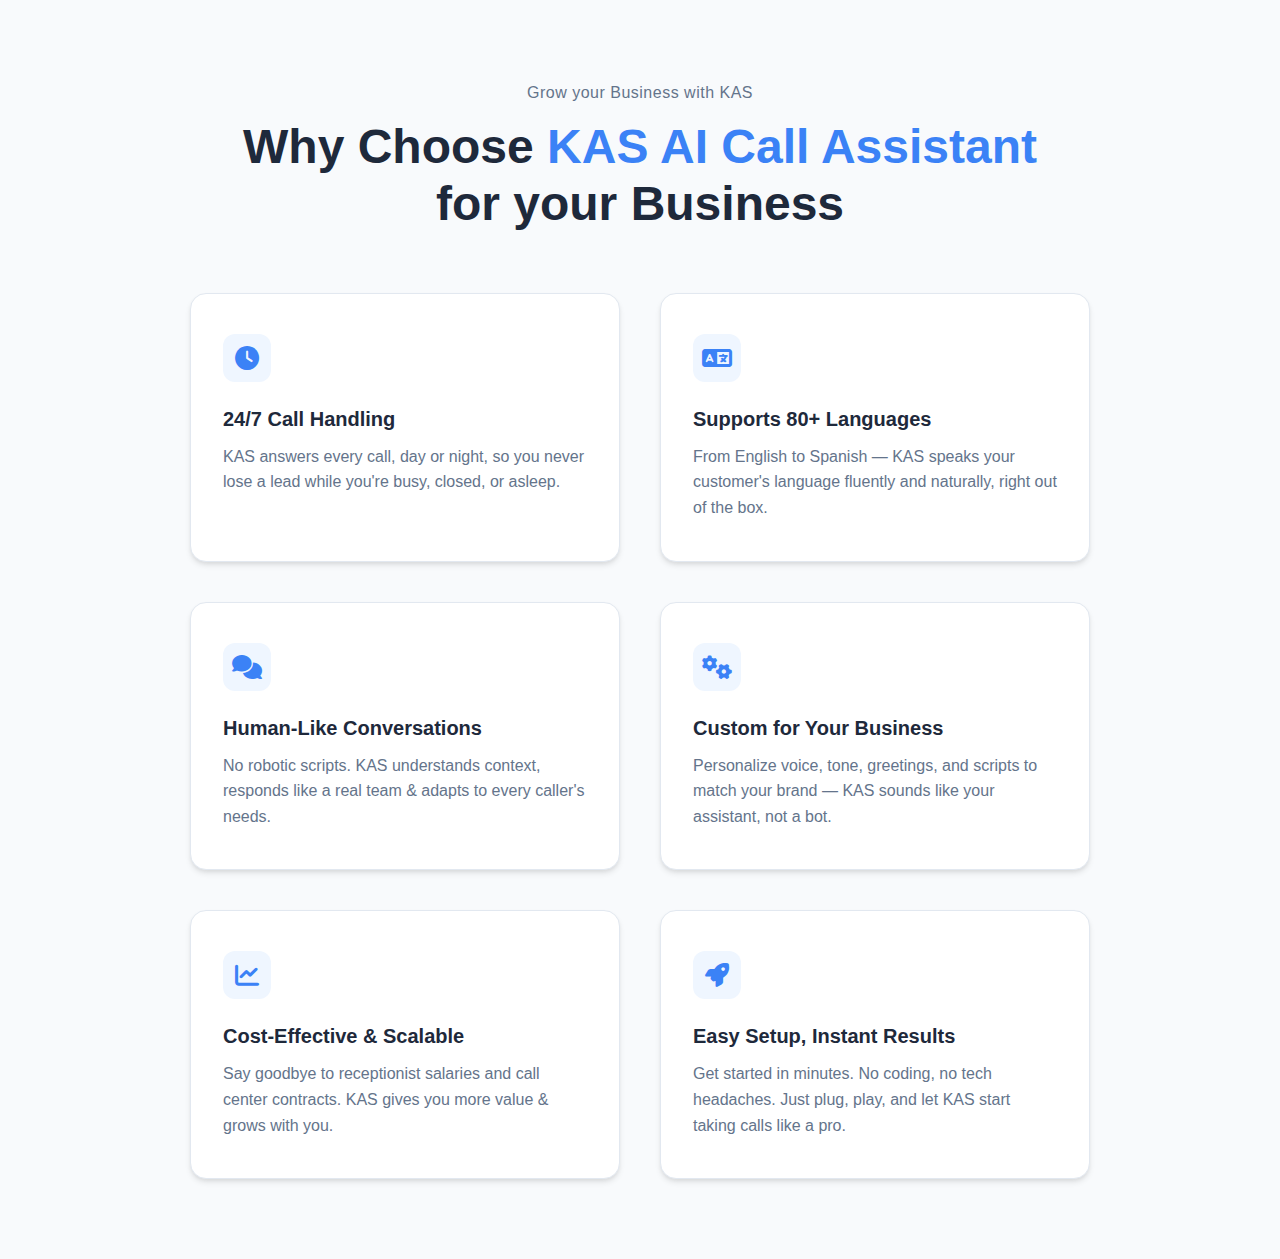
<file: test-2.html>
<!DOCTYPE html>
<html lang="en">
<head>
    <meta charset="UTF-8">
    <meta name="viewport" content="width=device-width, initial-scale=1.0">
    <title>KAS AI Call Assistant - Why Choose Us</title>
    <link rel="stylesheet" href="https://cdnjs.cloudflare.com/ajax/libs/font-awesome/6.4.0/css/all.min.css">
    <style>
        * {
            margin: 0;
            padding: 0;
            box-sizing: border-box;
        }

        body {
            font-family: -apple-system, BlinkMacSystemFont, 'Segoe UI', Roboto, Oxygen, Ubuntu, Cantarell, sans-serif;
            line-height: 1.6;
            color: #333;
            background-color: #f8fafc;
        }

        .section {
            padding: 80px 20px;
            max-width: 1200px;
            margin: 0 auto;
        }

        .header {
            text-align: center;
            margin-bottom: 60px;
        }

        .subheading {
            font-size: 16px;
            color: #64748b;
            font-weight: 500;
            margin-bottom: 12px;
            letter-spacing: 0.5px;
        }

        .main-heading {
            font-size: 48px;
            font-weight: 700;
            color: #1e293b;
            line-height: 1.2;
            margin-bottom: 20px;
        }

        .highlight {
            color: #3b82f6;
        }

        .features-grid {
            display: grid;
            grid-template-columns: repeat(2, 1fr);
            gap: 40px;
            max-width: 900px;
            margin: 0 auto;
        }

        .feature-card {
            background: white;
            padding: 40px 32px;
            border-radius: 16px;
            box-shadow: 0 4px 6px -1px rgba(0, 0, 0, 0.1), 0 2px 4px -1px rgba(0, 0, 0, 0.06);
            transition: transform 0.2s ease, box-shadow 0.2s ease;
            border: 1px solid #e2e8f0;
        }

        .feature-card:hover {
            transform: translateY(-2px);
            box-shadow: 0 10px 25px -3px rgba(0, 0, 0, 0.1), 0 4px 6px -2px rgba(0, 0, 0, 0.05);
        }

        .feature-icon {
            width: 48px;
            height: 48px;
            background: #eff6ff;
            border-radius: 12px;
            display: flex;
            align-items: center;
            justify-content: center;
            margin-bottom: 24px;
        }

        .feature-icon i {
            font-size: 24px;
            color: #3b82f6;
        }

        .feature-title {
            font-size: 20px;
            font-weight: 700;
            color: #1e293b;
            margin-bottom: 12px;
            line-height: 1.3;
        }

        .feature-description {
            font-size: 16px;
            color: #64748b;
            line-height: 1.6;
        }

        @media (max-width: 768px) {
            .section {
                padding: 60px 16px;
            }

            .main-heading {
                font-size: 36px;
            }

            .features-grid {
                grid-template-columns: 1fr;
                gap: 24px;
            }

            .feature-card {
                padding: 32px 24px;
            }
        }

        @media (max-width: 480px) {
            .main-heading {
                font-size: 28px;
            }

            .feature-card {
                padding: 24px 20px;
            }
        }
    </style>
</head>
<body>
    <section class="section">
        <div class="header">
            <p class="subheading">Grow your Business with KAS</p>
            <h1 class="main-heading">
                Why Choose <span class="highlight">KAS AI Call Assistant</span><br>
                for your Business
            </h1>
        </div>

        <div class="features-grid">
            <div class="feature-card">
                <div class="feature-icon">
                    <i class="fas fa-clock"></i>
                </div>
                <h3 class="feature-title">24/7 Call Handling</h3>
                <p class="feature-description">
                    KAS answers every call, day or night, so you never lose a lead while you're busy, closed, or asleep.
                </p>
            </div>

            <div class="feature-card">
                <div class="feature-icon">
                    <i class="fas fa-language"></i>
                </div>
                <h3 class="feature-title">Supports 80+ Languages</h3>
                <p class="feature-description">
                    From English to Spanish — KAS speaks your customer's language fluently and naturally, right out of the box.
                </p>
            </div>

            <div class="feature-card">
                <div class="feature-icon">
                    <i class="fas fa-comments"></i>
                </div>
                <h3 class="feature-title">Human-Like Conversations</h3>
                <p class="feature-description">
                    No robotic scripts. KAS understands context, responds like a real team & adapts to every caller's needs.
                </p>
            </div>

            <div class="feature-card">
                <div class="feature-icon">
                    <i class="fas fa-cogs"></i>
                </div>
                <h3 class="feature-title">Custom for Your Business</h3>
                <p class="feature-description">
                    Personalize voice, tone, greetings, and scripts to match your brand — KAS sounds like your assistant, not a bot.
                </p>
            </div>

            <div class="feature-card">
                <div class="feature-icon">
                    <i class="fas fa-chart-line"></i>
                </div>
                <h3 class="feature-title">Cost-Effective & Scalable</h3>
                <p class="feature-description">
                    Say goodbye to receptionist salaries and call center contracts. KAS gives you more value & grows with you.
                </p>
            </div>

            <div class="feature-card">
                <div class="feature-icon">
                    <i class="fas fa-rocket"></i>
                </div>
                <h3 class="feature-title">Easy Setup, Instant Results</h3>
                <p class="feature-description">
                    Get started in minutes. No coding, no tech headaches. Just plug, play, and let KAS start taking calls like a pro.
                </p>
            </div>
        </div>
    </section>
</body>
</html>
</file>
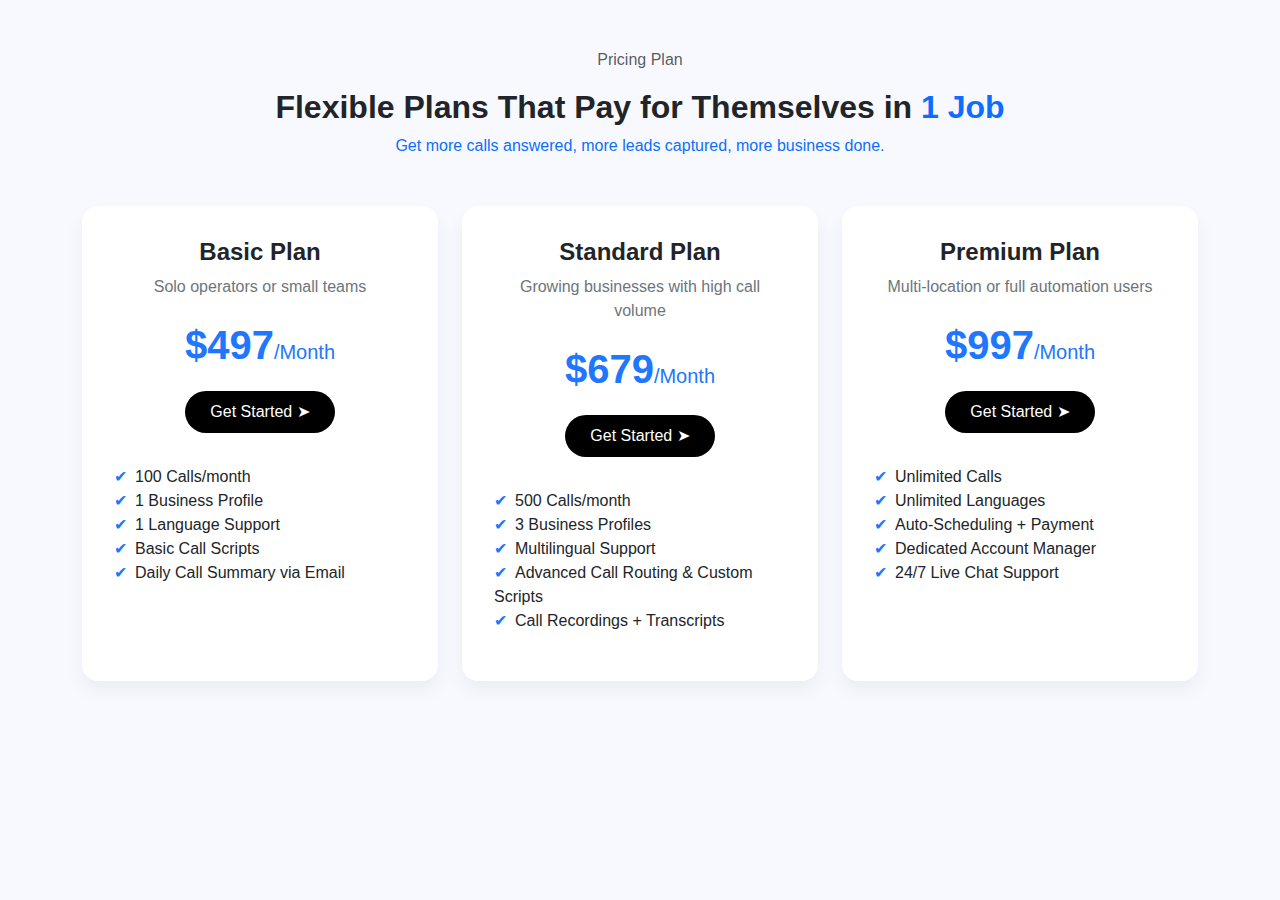
<file: test-5.html>
<!DOCTYPE html>
<html lang="en">
<head>
  <meta charset="UTF-8">
  <meta name="viewport" content="width=device-width, initial-scale=1">
  <title>Pricing Plans</title>
  <link href="https://cdn.jsdelivr.net/npm/bootstrap@5.3.3/dist/css/bootstrap.min.css" rel="stylesheet">
  <style>
    body {
      background-color: #f8f9ff;
      font-family: 'Segoe UI', sans-serif;
    }
    .pricing-card {
      border-radius: 16px;
      background: #ffffff;
      box-shadow: 0 10px 20px rgba(0,0,0,0.05);
      padding: 2rem;
      transition: transform 0.3s ease;
    }
    .pricing-card:hover {
      transform: translateY(-5px);
    }
    .plan-price {
      font-size: 2.5rem;
      font-weight: bold;
      color: #2176ff;
    }
    .plan-label {
      font-size: 1rem;
      color: #6c757d;
    }
    .plan-btn {
      background-color: #000;
      color: #fff;
      padding: 0.5rem 1.5rem;
      border-radius: 999px;
      text-transform: capitalize;
      margin: 1rem 0;
    }
    .feature-list {
      list-style: none;
      padding-left: 0;
    }
    .feature-list li::before {
      content: '✔';
      color: #2176ff;
      margin-right: 8px;
    }
  </style>
</head>
<body>

  <section class="py-5 text-center">
    <div class="container">
      <p class="text-muted">Pricing Plan</p>
      <h2 class="fw-bold">Flexible Plans That Pay for Themselves in <span class="text-primary">1 Job</span></h2>
      <p class="text-primary mb-5">Get more calls answered, more leads captured, more business done.</p>

      <div class="row g-4">
        
        <!-- Basic Plan -->
        <div class="col-md-4">
          <div class="pricing-card h-100">
            <h4 class="fw-bold">Basic Plan</h4>
            <p class="plan-label">Solo operators or small teams</p>
            <div class="plan-price">$497<small class="fs-5 fw-normal">/Month</small></div>
            <a href="#" class="btn plan-btn">Get started ➤</a>
            <ul class="feature-list text-start mt-3">
              <li>100 Calls/month</li>
              <li>1 Business Profile</li>
              <li>1 Language Support</li>
              <li>Basic Call Scripts</li>
              <li>Daily Call Summary via Email</li>
            </ul>
          </div>
        </div>

        <!-- Standard Plan -->
        <div class="col-md-4">
          <div class="pricing-card h-100">
            <h4 class="fw-bold">Standard Plan</h4>
            <p class="plan-label">Growing businesses with high call volume</p>
            <div class="plan-price">$679<small class="fs-5 fw-normal">/Month</small></div>
            <a href="#" class="btn plan-btn">Get started ➤</a>
            <ul class="feature-list text-start mt-3">
              <li>500 Calls/month</li>
              <li>3 Business Profiles</li>
              <li>Multilingual Support</li>
              <li>Advanced Call Routing & Custom Scripts</li>
              <li>Call Recordings + Transcripts</li>
            </ul>
          </div>
        </div>

        <!-- Premium Plan -->
        <div class="col-md-4">
          <div class="pricing-card h-100">
            <h4 class="fw-bold">Premium Plan</h4>
            <p class="plan-label">Multi-location or full automation users</p>
            <div class="plan-price">$997<small class="fs-5 fw-normal">/Month</small></div>
            <a href="#" class="btn plan-btn">Get started ➤</a>
            <ul class="feature-list text-start mt-3">
              <li>Unlimited Calls</li>
              <li>Unlimited Languages</li>
              <li>Auto-Scheduling + Payment</li>
              <li>Dedicated Account Manager</li>
              <li>24/7 Live Chat Support</li>
            </ul>
          </div>
        </div>

      </div>
    </div>
  </section>

</body>
</html>
</file>
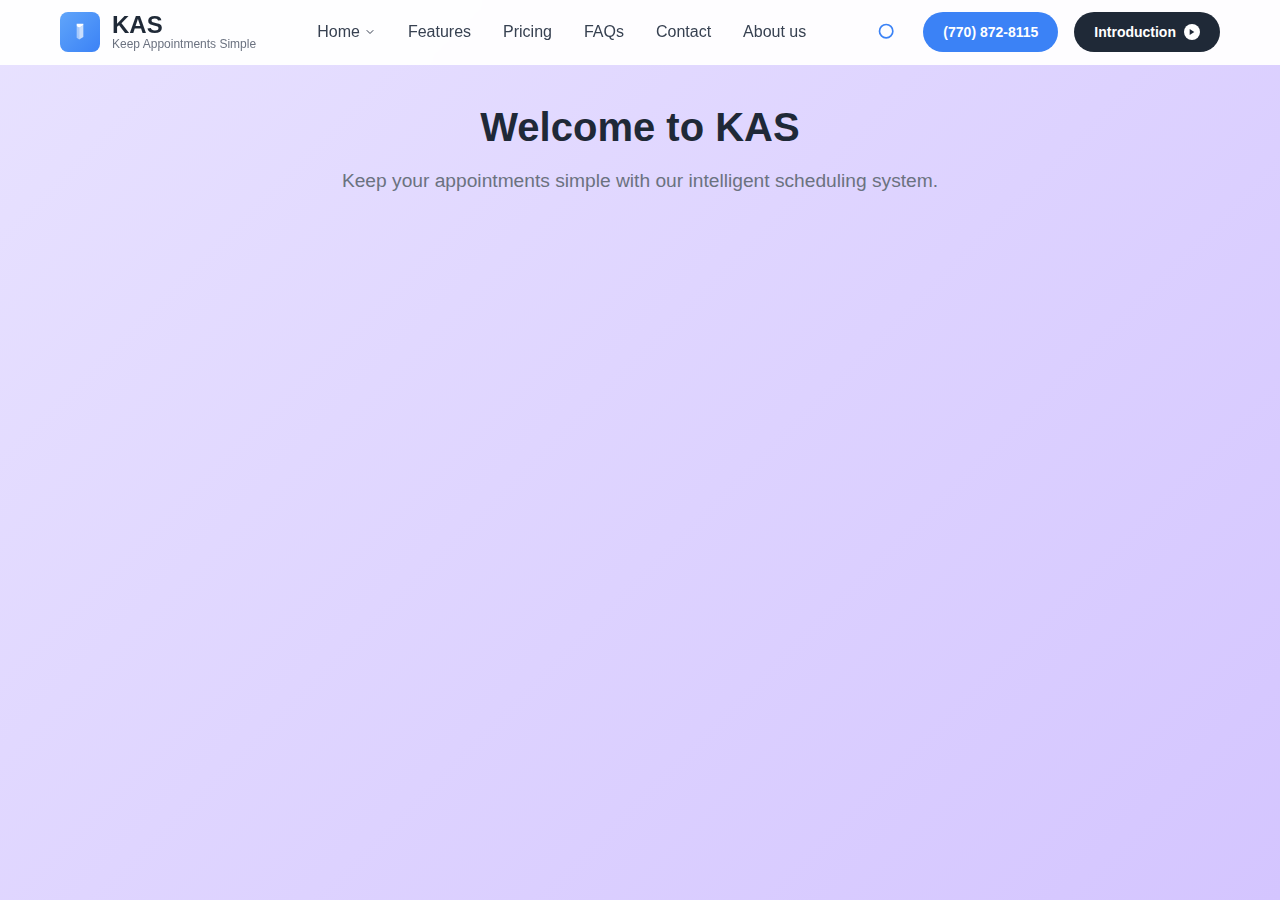
<file: test-index.html>
<!DOCTYPE html>
<html lang="en">
<head>
    <meta charset="UTF-8">
    <meta name="viewport" content="width=device-width, initial-scale=1.0">
    <title>KAS - Keep Appointments Simple</title>
    <style>
        * {
            margin: 0;
            padding: 0;
            box-sizing: border-box;
        }

        body {
            font-family: -apple-system, BlinkMacSystemFont, 'Segoe UI', Roboto, 'Helvetica Neue', Arial, sans-serif;
            background: linear-gradient(135deg, #e8e2ff 0%, #d4c5ff 100%);
            min-height: 100vh;
        }

        .header {
            background: rgba(255, 255, 255, 0.95);
            backdrop-filter: blur(10px);
            border-bottom: 1px solid rgba(255, 255, 255, 0.2);
            padding: 12px 0;
            position: sticky;
            top: 0;
            z-index: 1000;
        }

        .header-container {
            max-width: 1200px;
            margin: 0 auto;
            display: flex;
            align-items: center;
            justify-content: space-between;
            padding: 0 20px;
        }

        .logo-section {
            display: flex;
            align-items: center;
            gap: 12px;
        }

        .logo-icon {
            width: 40px;
            height: 40px;
            background: linear-gradient(135deg, #60a5fa 0%, #3b82f6 100%);
            border-radius: 8px;
            display: flex;
            align-items: center;
            justify-content: center;
            color: white;
            font-weight: bold;
            font-size: 14px;
        }

        .logo-text {
            display: flex;
            flex-direction: column;
        }

        .logo-title {
            font-size: 24px;
            font-weight: 700;
            color: #1f2937;
            line-height: 1;
        }

        .logo-subtitle {
            font-size: 12px;
            color: #6b7280;
            font-weight: 400;
        }

        .nav-menu {
            display: flex;
            align-items: center;
            gap: 32px;
            list-style: none;
        }

        .nav-item {
            position: relative;
        }

        .nav-link {
            text-decoration: none;
            color: #374151;
            font-weight: 500;
            font-size: 16px;
            display: flex;
            align-items: center;
            gap: 4px;
            transition: color 0.3s ease;
            padding: 8px 0;
        }

        .nav-link:hover {
            color: #3b82f6;
        }

        .dropdown-arrow {
            width: 12px;
            height: 12px;
            transition: transform 0.3s ease;
        }

        .nav-item:hover .dropdown-arrow {
            transform: rotate(180deg);
        }

        .header-actions {
            display: flex;
            align-items: center;
            gap: 16px;
        }

        .search-btn {
            width: 40px;
            height: 40px;
            background: none;
            border: none;
            cursor: pointer;
            display: flex;
            align-items: center;
            justify-content: center;
            border-radius: 8px;
            transition: background-color 0.3s ease;
        }

        .search-btn:hover {
            background-color: rgba(59, 130, 246, 0.1);
        }

        .phone-btn {
            background: #3b82f6;
            color: white;
            border: none;
            padding: 12px 20px;
            border-radius: 25px;
            font-weight: 600;
            font-size: 14px;
            cursor: pointer;
            transition: all 0.3s ease;
            text-decoration: none;
            display: inline-block;
        }

        .phone-btn:hover {
            background: #2563eb;
            transform: translateY(-1px);
            box-shadow: 0 4px 12px rgba(59, 130, 246, 0.3);
        }

        .intro-btn {
            background: #1f2937;
            color: white;
            border: none;
            padding: 12px 20px;
            border-radius: 25px;
            font-weight: 600;
            font-size: 14px;
            cursor: pointer;
            display: flex;
            align-items: center;
            gap: 8px;
            transition: all 0.3s ease;
            text-decoration: none;
        }

        .intro-btn:hover {
            background: #111827;
            transform: translateY(-1px);
            box-shadow: 0 4px 12px rgba(0, 0, 0, 0.2);
        }

        .play-icon {
            width: 16px;
            height: 16px;
            background: white;
            border-radius: 50%;
            display: flex;
            align-items: center;
            justify-content: center;
        }

        .mobile-menu-btn {
            display: none;
            background: none;
            border: none;
            cursor: pointer;
            padding: 8px;
        }

        @media (max-width: 768px) {
            .nav-menu {
                display: none;
            }

            .mobile-menu-btn {
                display: block;
            }

            .header-actions {
                gap: 12px;
            }

            .phone-btn,
            .intro-btn {
                padding: 10px 16px;
                font-size: 13px;
            }

            .logo-title {
                font-size: 20px;
            }

            .logo-subtitle {
                font-size: 11px;
            }
        }

        @media (max-width: 480px) {
            .header-container {
                padding: 0 16px;
            }

            .phone-btn {
                display: none;
            }
        }
    </style>
</head>
<body>
    <header class="header">
        <div class="header-container">
            <!-- Logo Section -->
            <div class="logo-section">
                <div class="logo-icon">
                    <svg width="20" height="20" viewBox="0 0 24 24" fill="none" xmlns="http://www.w3.org/2000/svg">
                        <path d="M8 2V5L11 7L16 4V2H8Z" fill="currentColor"/>
                        <path d="M16 4L11 7V21L16 18V4Z" fill="currentColor" opacity="0.7"/>
                        <path d="M11 7L8 5V19L11 21V7Z" fill="currentColor" opacity="0.5"/>
                    </svg>
                </div>
                <div class="logo-text">
                    <div class="logo-title">KAS</div>
                    <div class="logo-subtitle">Keep Appointments Simple</div>
                </div>
            </div>

            <!-- Navigation Menu -->
            <nav>
                <ul class="nav-menu">
                    <li class="nav-item">
                        <a href="#" class="nav-link">
                            Home
                            <svg class="dropdown-arrow" viewBox="0 0 24 24" fill="none" xmlns="http://www.w3.org/2000/svg">
                                <path d="M6 9L12 15L18 9" stroke="currentColor" stroke-width="2" stroke-linecap="round" stroke-linejoin="round"/>
                            </svg>
                        </a>
                    </li>
                    <li class="nav-item">
                        <a href="#" class="nav-link">Features</a>
                    </li>
                    <li class="nav-item">
                        <a href="#" class="nav-link">Pricing</a>
                    </li>
                    <li class="nav-item">
                        <a href="#" class="nav-link">FAQs</a>
                    </li>
                    <li class="nav-item">
                        <a href="#" class="nav-link">Contact</a>
                    </li>
                    <li class="nav-item">
                        <a href="#" class="nav-link">About us</a>
                    </li>
                </ul>
            </nav>

            <!-- Header Actions -->
            <div class="header-actions">
                <!-- Search Button -->
                <button class="search-btn" aria-label="Search">
                    <svg width="20" height="20" viewBox="0 0 24 24" fill="none" xmlns="http://www.w3.org/2000/svg">
                        <circle cx="11" cy="11" r="8" stroke="#3b82f6" stroke-width="2"/>
                        <path d="21 21L16.65 16.65" stroke="#3b82f6" stroke-width="2" stroke-linecap="round" stroke-linejoin="round"/>
                    </svg>
                </button>

                <!-- Phone Number Button -->
                <a href="tel:7708728115" class="phone-btn">
                    (770) 872-8115
                </a>

                <!-- Introduction Button -->
                <a href="#" class="intro-btn">
                    Introduction
                    <div class="play-icon">
                        <svg width="8" height="8" viewBox="0 0 24 24" fill="none" xmlns="http://www.w3.org/2000/svg">
                            <polygon points="5,3 19,12 5,21" fill="#1f2937"/>
                        </svg>
                    </div>
                </a>

                <!-- Mobile Menu Button -->
                <button class="mobile-menu-btn" aria-label="Menu">
                    <svg width="24" height="24" viewBox="0 0 24 24" fill="none" xmlns="http://www.w3.org/2000/svg">
                        <line x1="3" y1="6" x2="21" y2="6" stroke="currentColor" stroke-width="2" stroke-linecap="round"/>
                        <line x1="3" y1="12" x2="21" y2="12" stroke="currentColor" stroke-width="2" stroke-linecap="round"/>
                        <line x1="3" y1="18" x2="21" y2="18" stroke="currentColor" stroke-width="2" stroke-linecap="round"/>
                    </svg>
                </button>
            </div>
        </div>
    </header>

    <!-- Demo Content -->
    <main style="padding: 40px 20px; text-align: center;">
        <div style="max-width: 800px; margin: 0 auto;">
            <h1 style="font-size: 2.5rem; color: #1f2937; margin-bottom: 1rem;">Welcome to KAS</h1>
            <p style="font-size: 1.2rem; color: #6b7280; line-height: 1.6;">Keep your appointments simple with our intelligent scheduling system.</p>
        </div>
    </main>
</body>
</html>
</file>
